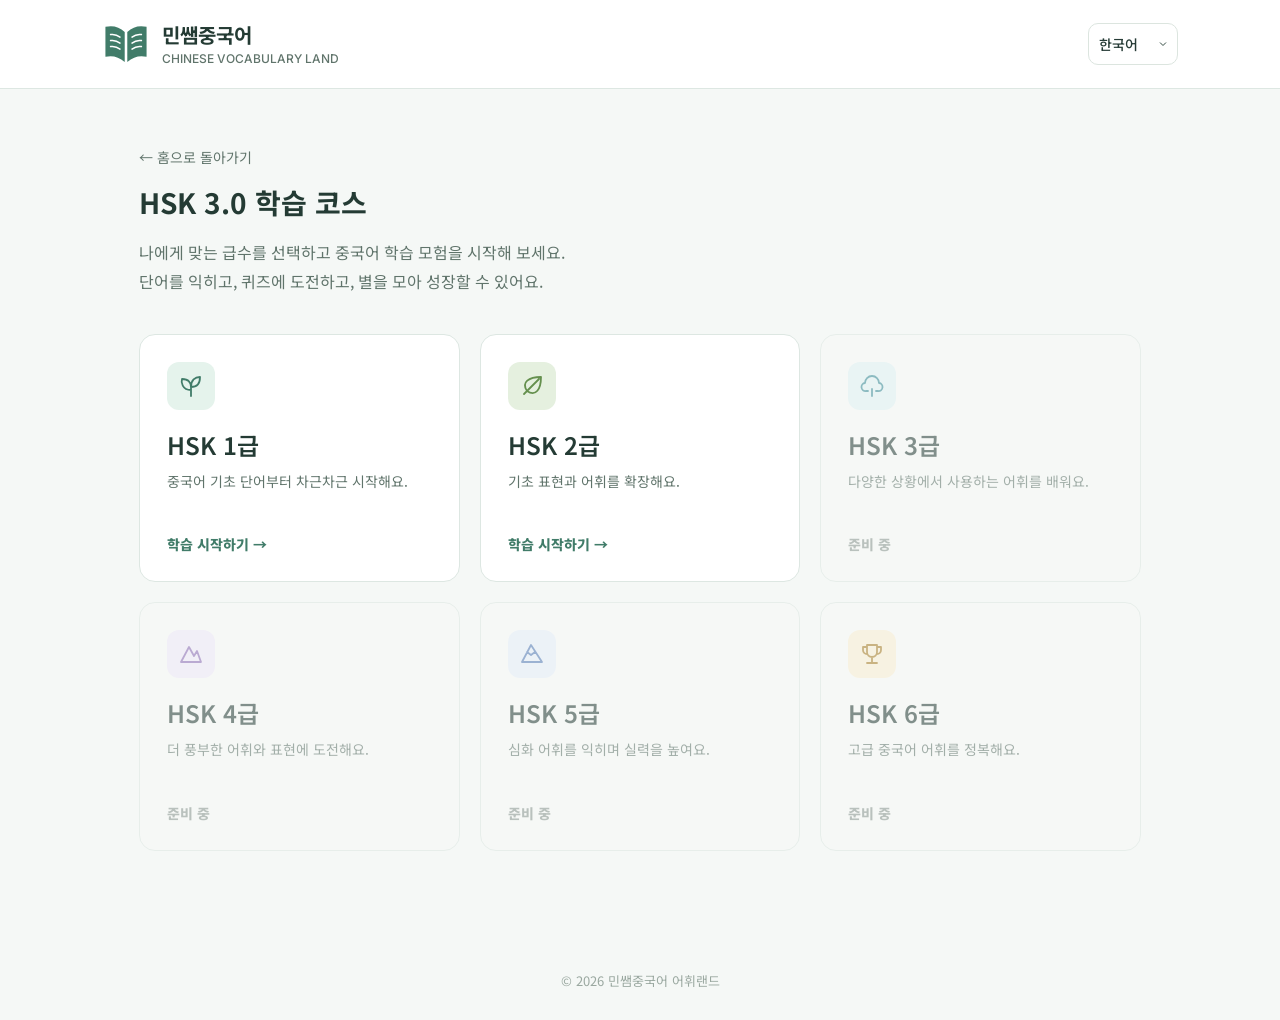
<file: hsk.html>
<!DOCTYPE html>
<html lang="ko">
<head>
<meta charset="UTF-8">
<meta name="viewport" content="width=device-width, initial-scale=1">
<title>HSK 3.0 | 민쌤중국어 어휘랜드</title>
<style>
:root {
  --primary:#0F766E;
  --background:#FFFCF7;
  --text:#263B36;
  --muted:#788982;
}
* {box-sizing:border-box}
body {
  margin:0;
  background:var(--background);
  color:var(--text);
  font-family:-apple-system,BlinkMacSystemFont,
    "Noto Sans KR",sans-serif;
}
header {
  background:white;
  border-bottom:1px solid #E8EEEA;
  padding:20px 8%;
  display:flex;
  align-items:center;
  justify-content:space-between;
  gap:15px;
}
header a {
  color:var(--primary);
  text-decoration:none;
  font-size:20px;
  font-weight:800;
}
.language-select {
  border:1px solid #DCE8E2;
  background:white;
  color:var(--text);
  border-radius:10px;
  padding:10px 12px;
  font-size:13px;
  font-weight:700;
  cursor:pointer;
  flex-shrink:0;
}
.language-select:focus-visible {
  outline:3px solid #8BCDBD;
  outline-offset:2px;
}
main {
  max-width:1050px;
  margin:auto;
  padding:55px 24px 90px;
}
.back {
  color:var(--muted);
  text-decoration:none;
  font-size:14px;
}
.eyebrow {
  color:var(--primary);
  font-size:13px;
  font-weight:800;
  letter-spacing:2px;
  margin-top:45px;
}
h1 {
  font-size:clamp(32px,5vw,46px);
  margin:14px 0;
}
.intro {
  color:var(--muted);
  line-height:1.8;
}
.grid {
  display:grid;
  grid-template-columns:repeat(3,1fr);
  gap:20px;
  margin-top:38px;
}
.card {
  display:flex;
  flex-direction:column;
  min-height:245px;
  padding:27px;
  background:white;
  border:1px solid #E2EBE6;
  border-radius:23px;
  text-decoration:none;
  color:inherit;
  transition:transform .2s,border-color .2s;
}
.card.active:hover {
  transform:translateY(-5px);
  border-color:var(--primary);
}
.icon {
  font-size:37px;
  margin-bottom:17px;
}
.card h2 {
  font-size:24px;
  margin:0 0 8px;
}
.card p {
  color:var(--muted);
  font-size:14px;
  line-height:1.6;
  margin:0;
}
.status {
  margin-top:auto;
  padding-top:20px;
  font-size:14px;
  font-weight:800;
  color:var(--primary);
}
.locked {
  opacity:.55;
  background:#F8F9F7;
}
.locked .status {color:#89958F}
footer {
  text-align:center;
  padding:30px;
  color:#9AA8A0;
  font-size:13px;
}
@media(max-width:720px) {
  .grid {grid-template-columns:repeat(2,1fr)}
}
@media(max-width:460px) {
  .grid {grid-template-columns:1fr}
  main {padding:35px 20px}
  .card {min-height:205px}
  header {
    padding:16px 20px;
  }
  header a {
    font-size:15px;
  }
  .language-select {
    font-size:12px;
    padding:9px;
  }
}
</style>
<link rel="stylesheet" href="language.css?v=20261125b">
<link rel="stylesheet" href="ui.css?v=hsk2-1">
<script defer src="icons.js"></script>
<link rel="stylesheet" href="bilingual-layout.css?v=2">
</head>
<body>

<header>
  <a href="index.html" id="brand" data-i18n-ignore="true"><svg class="brand-book" viewBox="0 0 56 56" aria-hidden="true"><path d="M4 8 Q17 5 26.5 14 L26.5 49 Q16 40 4 43 Z M52 8 Q39 5 29.5 14 L29.5 49 Q40 40 52 43 Z" fill="#417C69"/><path d="M10 17 Q16 16 21 20 M10 24 Q16 23 21 27 M10 31 Q16 30 21 34 M35 20 Q40 16 46 17 M35 27 Q40 23 46 24 M35 34 Q40 30 46 31" fill="none" stroke="#FFFFFF" stroke-width="1.7" stroke-linecap="round"/></svg><span class="brand-copy"><span class="brand-ko" lang="ko">민쌤중국어</span><span class="brand-en" lang="en">CHINESE VOCABULARY LAND</span></span></a>

  <select
    id="minssemLanguage"
    class="language-select"
    aria-label="Language / 언어"
  >
    <option value="ko">한국어</option>
    <option value="en">English</option>
  </select>
</header>

<main>
  <a class="back" href="index.html" id="backLink">
    ← 홈으로 돌아가기
  </a>

  
  <h1 id="pageTitle">HSK 3.0 학습 코스</h1>
  <p class="intro" id="pageIntro">
    나에게 맞는 급수를 선택하고 중국어 학습 모험을 시작해 보세요.<br>
    단어를 익히고, 퀴즈에 도전하고, 별을 모아 성장할 수 있어요.
  </p>

  <div class="grid">
    <a class="card active" href="hsk1.html">
      <div class="icon">🌱</div>
      <h2 id="level1">HSK 1급</h2>
      <p id="desc1">중국어 기초 단어부터 차근차근 시작해요.</p>
      <div class="status" id="status1">학습 시작하기 →</div>
    </a>

    <a class="card active" href="hsk2.html">
      <div class="icon">🌿</div>
      <h2 id="level2">HSK 2급</h2>
      <p id="desc2">기초 표현과 어휘를 확장해요.</p>
      <div class="status" id="status2">학습 시작하기 →</div>
    </a>

    <div class="card locked">
      <div class="icon">🌳</div>
      <h2 id="level3">HSK 3급</h2>
      <p id="desc3">다양한 상황에서 사용하는 어휘를 배워요.</p>
      <div class="status coming-soon">준비 중</div>
    </div>

    <div class="card locked">
      <div class="icon">⛰️</div>
      <h2 id="level4">HSK 4급</h2>
      <p id="desc4">더 풍부한 어휘와 표현에 도전해요.</p>
      <div class="status coming-soon">준비 중</div>
    </div>

    <div class="card locked">
      <div class="icon">🏔️</div>
      <h2 id="level5">HSK 5급</h2>
      <p id="desc5">심화 어휘를 익히며 실력을 높여요.</p>
      <div class="status coming-soon">준비 중</div>
    </div>

    <div class="card locked">
      <div class="icon">🏆</div>
      <h2 id="level6">HSK 6급</h2>
      <p id="desc6">고급 중국어 어휘를 정복해요.</p>
      <div class="status coming-soon">준비 중</div>
    </div>
  </div>
</main>

<footer id="footer">
  © 2026 민쌤중국어 어휘랜드
</footer>

<script>
"use strict";

const LANGUAGE_KEY = "minssem-language";

const translations = {
  ko: {
    brand: "✦ 민쌤중국어 어휘랜드",
    backLink: "← 홈으로 돌아가기",
    pageTitle: "HSK 3.0 학습 코스",
    pageIntro:
      "나에게 맞는 급수를 선택하고 중국어 학습 모험을 시작해 보세요.<br>" +
      "단어를 익히고, 퀴즈에 도전하고, 별을 모아 성장할 수 있어요.",
    level: n => `HSK ${n}급`,
    descriptions: [
      "중국어 기초 단어부터 차근차근 시작해요.",
      "기초 표현과 어휘를 확장해요.",
      "다양한 상황에서 사용하는 어휘를 배워요.",
      "더 풍부한 어휘와 표현에 도전해요.",
      "심화 어휘를 익히며 실력을 높여요.",
      "고급 중국어 어휘를 정복해요."
    ],
    start: "학습 시작하기 →",
    comingSoon: "준비 중",
    footer: "© 2026 민쌤중국어 어휘랜드"
  },

  en: {
    brand: "✦ Min's Chinese Vocabulary Land",
    backLink: "← Back to Home",
    pageTitle: "HSK 3.0 Learning Courses",
    pageIntro:
      "Choose your HSK level and begin your Chinese learning adventure.<br>" +
      "Learn vocabulary, take quizzes, collect stars, and grow your skills.",
    level: n => `HSK Level ${n}`,
    descriptions: [
      "Start step by step with essential Chinese vocabulary.",
      "Expand your basic expressions and vocabulary.",
      "Learn vocabulary for a variety of everyday situations.",
      "Challenge yourself with richer vocabulary and expressions.",
      "Build your skills with more advanced vocabulary.",
      "Master advanced Chinese vocabulary."
    ],
    start: "Start Learning →",
    comingSoon: "Coming Soon",
    footer: "© 2026 Min's Chinese Vocabulary Land"
  }
};

function getSavedLanguage() {
  try {
    return localStorage.getItem(LANGUAGE_KEY) === "en"
      ? "en"
      : "ko";
  } catch (error) {
    return "ko";
  }
}

function setLanguage(language) {
  const selected = language === "en" ? "en" : "ko";
  const t = translations[selected];

  document.documentElement.lang = selected;
    document.title = selected === "en" ? "HSK 3.0 | Min’s Chinese Vocabulary Land" : "HSK 3.0 | 민쌤중국어 어휘랜드";
  document.getElementById("minssemLanguage").value = selected;


  document.getElementById("backLink").textContent = t.backLink;
  document.getElementById("pageTitle").textContent = t.pageTitle;
  document.getElementById("pageIntro").innerHTML = t.pageIntro;
  document.getElementById("status1").textContent = t.start;
  document.getElementById("status2").textContent = t.start;
  document.getElementById("footer").textContent = t.footer;

  for (let n = 1; n <= 6; n++) {
    document.getElementById(`level${n}`).textContent = t.level(n);
    document.getElementById(`desc${n}`).textContent =
      t.descriptions[n - 1];
  }

  document.querySelectorAll(".coming-soon").forEach(element => {
    element.textContent = t.comingSoon;
  });

  try {
    localStorage.setItem(LANGUAGE_KEY, selected);
  } catch (error) {
    // Keep the language active on this page.
  }
}

document.getElementById("minssemLanguage")
  .addEventListener("change", function () {
    setLanguage(this.value);
  });

setLanguage(getSavedLanguage());
</script>

</body>
</html>
</file>
<file: language.css>
select#language,select#lang,select#languageSelect,select#minssemLanguage{appearance:none!important;-webkit-appearance:none!important;box-sizing:border-box!important;width:90px!important;min-width:90px!important;max-width:90px!important;height:42px!important;flex:0 0 90px!important;padding:0 23px 0 10px!important;border:1px solid #dce5df!important;border-radius:10px!important;background:white url("data:image/svg+xml,%3Csvg xmlns='http://www.w3.org/2000/svg' width='12' height='12' viewBox='0 0 24 24' fill='none' stroke='%23334b43' stroke-width='2'%3E%3Cpath d='m6 9 6 6 6-6'/%3E%3C/svg%3E") no-repeat right 8px center!important;color:#263b36!important;font-family:inherit!important;font-size:14px!important;font-weight:500!important;line-height:normal!important;cursor:pointer}select:focus-visible{outline:2px solid #0f766e;outline-offset:2px}
</file>
<file: ui.css>
@import url('https://fonts.googleapis.com/css2?family=Noto+Sans:wght@400&family=Inter:wght@400;500;600;700;800&family=Noto+Sans+KR:wght@400;500;600;700;800&family=Noto+Sans+SC:wght@400;500;600;700&display=swap');
:root{--ui-primary:#417c69;--ui-text:#243b34;--ui-muted:#60746b;--ui-bg:#f5f8f6;--ui-line:#dde7e2;--ui-gold:#d4a044;--ui-font:Inter,'Noto Sans KR','Noto Sans SC',sans-serif;--teal:var(--ui-primary);--primary:var(--ui-primary);--dark:var(--ui-text);--text:var(--ui-text);--muted:var(--ui-muted);--line:var(--ui-line);--bg:var(--ui-bg);--background:var(--ui-bg);--gold:var(--ui-gold)}
html[lang=ko]{--ui-font:'Noto Sans KR',Inter,'Noto Sans SC',sans-serif}html[lang=en]{--ui-font:Inter,'Noto Sans KR','Noto Sans SC',sans-serif}
body{font-family:var(--ui-font)!important;background:var(--ui-bg)!important;color:var(--ui-text)}button,input,select,textarea{font-family:inherit!important}h1{font-size:clamp(24px,5vw,28px);font-weight:700}h2{font-weight:600} .hanzi,.flash-hanzi,.quiz-hanzi,.quiz-option-hanzi,.review-hanzi,.quiz-answer-word,.word,[lang=zh-CN]{font-family:'Noto Sans SC',sans-serif!important}.pinyin,.flash-pinyin,.review-pinyin{font-family:Inter,sans-serif!important}
.card,.word-card,.stage-choice{border-radius:16px;border-color:var(--ui-line)}button,input,select,textarea,.auth-button{border-radius:10px}button:focus-visible,a:focus-visible,input:focus-visible,select:focus-visible{outline:3px solid #8bcdbd;outline-offset:2px}button:disabled{cursor:not-allowed}header,.topbar{border-bottom-color:var(--ui-line)}.stage-choice-icon,.course-icon,.icon,.mode-icon{border-radius:12px}.stage-choice-icon{width:48px;height:48px}.stage-choice-title{font-weight:600}.stage-choice-description{font-size:13px}.stage-group-heading{font-size:18px;font-weight:600}.stage-choices{display:grid;grid-template-columns:repeat(2,minmax(0,1fr));gap:12px}.stage-group-heading,.stage-choice-pending,#chooseQuizBtn{grid-column:1/-1}#chooseVocabBtn,#chooseFlashBtn{flex-direction:column;align-items:flex-start;gap:10px;position:relative}#chooseVocabBtn .stage-choice-arrow,#chooseFlashBtn .stage-choice-arrow{position:absolute;right:12px;top:24px}.ui-icon{display:inline-block;width:1.15em;height:1.15em;vertical-align:-.2em;flex-shrink:0;stroke:currentColor;fill:none;stroke-width:1.8;stroke-linecap:round;stroke-linejoin:round}.stage-choice-icon .ui-icon,.course-icon .ui-icon,.icon .ui-icon,.mode-icon .ui-icon{width:24px;height:24px}.ui-tone{background:var(--icon-bg)!important;color:var(--icon-fg)!important}.stage-choice-pending .ui-tone{background:#e9eeeb!important;color:#687b72!important}@media(max-width:520px){.stage-choices{grid-template-columns:1fr}#chooseVocabBtn,#chooseFlashBtn{flex-direction:row;align-items:center}#chooseVocabBtn .stage-choice-arrow,#chooseFlashBtn .stage-choice-arrow{position:static}header,.topbar{gap:8px}.topbar{padding-inline:14px}.stage-choice{min-width:0}}

/* Fixed-size icon tiles and fixed bilingual brand */
.course-icon,.icon,.stage-choice-icon,.mode-icon{display:inline-flex!important;align-items:center!important;justify-content:center!important;width:48px!important;height:48px!important;min-width:48px!important;max-width:48px!important;min-height:48px!important;max-height:48px!important;flex:0 0 48px!important;align-self:flex-start;box-sizing:border-box;padding:0!important;line-height:1!important;border-radius:12px!important}
.course-icon .ui-icon,.icon .ui-icon,.stage-choice-icon .ui-icon,.mode-icon .ui-icon{display:block;width:24px;height:24px;flex:none;vertical-align:middle}
header .brand,header #brand{display:inline-flex!important;align-items:center;gap:12px;min-width:0;text-decoration:none;background:none!important;color:#243b34;line-height:1.25;flex-shrink:1}
.brand-book{display:block;width:48px;height:48px;flex:0 0 48px;background:none!important}.brand-copy{display:flex;flex-direction:column;gap:4px;min-width:0}.brand-ko{font-family:'Noto Sans KR',sans-serif!important;font-size:20px;font-weight:700}.brand-en{font-family:Inter,sans-serif!important;font-size:12px;font-weight:500;color:#60746b;letter-spacing:0;white-space:normal}
#heroTitle{font-size:clamp(30px,4vw,44px);line-height:1.25}
@media(max-width:520px){header .brand,header #brand{gap:8px}.brand-book{width:36px;height:36px;flex-basis:36px}.brand-ko{font-size:16px}.brand-en{font-size:9px}.brand-copy{gap:2px}}

/* Word Match */
#chooseQuizBtn{grid-column:auto}#chooseQuizBtn,#chooseMatchBtn{flex-direction:column;align-items:flex-start;position:relative;gap:10px}#chooseQuizBtn .stage-choice-arrow,#chooseMatchBtn .stage-choice-arrow{position:absolute;right:12px;top:24px}.wm-panel{background:white;border:1px solid var(--ui-line);border-radius:16px;padding:20px;display:grid;gap:16px}.wm-panel[hidden],#wordMatchSection[hidden],#wmNext[hidden],#wmClock[hidden]{display:none!important}.wm-meta{display:flex;justify-content:space-between;gap:8px;flex-wrap:wrap;color:var(--ui-muted);font-size:14px}.wm-grid{display:grid;grid-template-columns:1fr 1fr;gap:12px}.wm-grid>div{display:grid;gap:10px;grid-auto-rows: minmax(76px,1fr)}.wm-tile{border:1px solid var(--ui-line);background:white;color:var(--ui-text);border-radius:12px;padding:10px;display:flex;flex-direction:column;align-items:center;justify-content:center;gap:4px;overflow-wrap:anywhere;font-size:15px}.wm-hanzi{font-size:26px}.wm-tile small{color:var(--ui-muted)}.wm-tile.wm-selected{background:#fcebdd;border-color:#c47d48}.wm-tile.wm-correct{background:#e5f3ec;border-color:#29966b;color:#246d50;opacity:1}.wm-action{min-height:48px;background:var(--ui-primary);color:white;border:0;border-radius:10px;padding:12px;font-weight:600}#wmFeedback{text-align:center;color:var(--ui-muted);margin:0}#wmBar{background:#c47d48}@media(max-width:520px){#chooseQuizBtn,#chooseMatchBtn{flex-direction:row;align-items:center}#chooseQuizBtn .stage-choice-arrow,#chooseMatchBtn .stage-choice-arrow{position:static}.wm-panel{padding:12px}.wm-grid{gap:8px}.wm-tile{padding:6px}}

#wmModes[hidden]{display:none!important}
#chooseListeningBtn{flex-direction:column;align-items:flex-start;position:relative;gap:10px}#chooseListeningBtn .stage-choice-arrow{position:absolute;right:12px;top:24px}#listeningSection [hidden],#listeningSection[hidden]{display:none!important}.lq-audio{text-align:center}.lq-audio button{width:88px;height:88px;border:0;border-radius:50%;background:#e0f2f4;color:#388a96}.lq-audio svg{width:36px;height:36px}#lqOptions{display:grid;grid-template-columns:repeat(2,minmax(0,1fr));gap:12px}#lqOptions button{min-height:64px;padding:12px;background:white;border:1px solid var(--ui-line);color:var(--ui-text);overflow-wrap:anywhere}#lqOptions .lq-correct{background:#e5f3ec;border-color:#29966b}#lqOptions .lq-wrong{background:#fce5e5;border-color:#d65c5c}#lqFeedback{line-height:1.7}#lqBar{background:#388a96}@media(max-width:520px){#chooseListeningBtn{flex-direction:row;align-items:center}#chooseListeningBtn .stage-choice-arrow{position:static}}
/* Character Builder */
#chooseBuilderBtn{flex-direction:column;align-items:flex-start;position:relative;gap:10px}#chooseBuilderBtn .stage-choice-arrow{position:absolute;right:12px;top:24px}#builderSection[hidden],#builderSection [hidden]{display:none!important}.cb-prompt{text-align:center}.cb-prompt h2{font-size:28px;margin:8px 0}.cb-prompt p{color:var(--ui-muted)}#cbSlots,#cbOptions{display:flex;flex-wrap:wrap;justify-content:center;gap:10px}#cbSlots button,#cbOptions button{width:58px;height:58px;border:1px solid var(--ui-line);background:white;color:var(--ui-text);font-family:'Noto Sans SC',sans-serif!important;font-size:28px}#cbSlots button{background:#f5f8f6;border:2px solid #b6cdc2}#cbOptions button:disabled{opacity:.45}#cbClear{min-height:44px;background:white;border:1px solid var(--ui-line);color:var(--ui-text)}#cbCheck:disabled{opacity:.5}#cbBar{background:#687bb8}#cbFeedback:empty{display:none}#cbFeedback{padding:12px;border-radius:10px;line-height:1.7}.cb-correct{background:#e5f3ec;color:#246d50}.cb-wrong{background:#fce5e5;color:#a63d3d}@media(max-width:520px){#chooseBuilderBtn{flex-direction:row;align-items:center}#chooseBuilderBtn .stage-choice-arrow{position:static}}

/* Pinyin: keep Latin tone marks in one font, independent of UI language. */
.pinyin,.flash-pinyin,.review-pinyin,.pinyin-inline,#cbPinyin{font-family:"Noto Sans",Arial,sans-serif!important;font-weight:400!important;letter-spacing:normal!important;line-height:1.5!important;font-style:normal;font-variant:normal;text-transform:none;font-synthesis:none;}

.course-picker{display:flex;justify-content:flex-end;margin:0 0 20px;font-size:1rem}.course-picker select{font:inherit;padding:8px 16px;border:1px solid #c7ddd2;border-radius:10px;background:white;color:#285e49}
.review-meaning,.vocab-meaning{overflow-wrap:anywhere}
</file>
<file: bilingual-layout.css>
/* Shared bilingual geometry. Reserve space; never truncate translated text. */
:root{--language-width:90px;--control-height:42px;--copy-line:1.5}
select:is(#language,#lang,#languageSelect,#minssemLanguage){flex:0 0 var(--language-width)!important;inline-size:var(--language-width)!important;min-inline-size:var(--language-width)!important;max-inline-size:var(--language-width)!important;block-size:var(--control-height)!important;min-block-size:var(--control-height)!important;max-block-size:var(--control-height)!important;align-self:center;letter-spacing:normal}
.auth-button,#logout{box-sizing:border-box;min-width:90px;min-height:42px;text-align:center;white-space:nowrap;display:inline-flex;align-items:center;justify-content:center;padding-inline:12px}
#logout.hidden{display:none}.auth-link{min-width:116px;text-align:center;white-space:normal;line-height:1.5}.auth-area,.header-right{align-items:center}.topbar .exit{flex:0 0 72px;white-space:nowrap}.topbar #minssemLanguage{flex:0 0 90px!important}
#heroTitle{line-height:1.25;min-height:2.5em;overflow-wrap:break-word}#heroIntro{line-height:1.8;min-height:3.6em}.courses{align-items:stretch}.course{display:flex;flex-direction:column;min-width:0;box-sizing:border-box;min-height:0}.course h3{line-height:1.5;min-height:1.5em}.course p{line-height:1.6;min-height:3.2em;overflow-wrap:break-word}.course a,.course .coming-soon{margin-top:auto}.grid>.card{min-width:0}.grid>.card p{overflow-wrap:break-word;min-height:3.2em}
.stage-choices,.mode-cards{align-items:stretch;grid-auto-rows:auto}.stage-choice{min-width:0;box-sizing:border-box}.stage-choice-copy{width:100%;min-width:0}.stage-choice-title{font-size:16px;line-height:1.5;min-height:1.5em}.stage-choice-description{font-size:13px;line-height:1.5;min-height:3em;overflow-wrap:break-word}.stage-choice-pending .stage-choice-description{min-height:1.5em}.mode-card{min-height:0;box-sizing:border-box}.mode-title{line-height:1.5;min-height:1.5em}.mode-time{line-height:1.5;min-height:1.5em}.mode-detail{line-height:1.6;min-height:3.2em}.mode-description{min-height:3.2em;line-height:1.6}.mode-card .mode-icon{flex-shrink:0}
.quiz-options,#lqOptions{grid-auto-rows:1fr;align-items:stretch}.quiz-option,#lqOptions button,.wm-tile{min-width:0;overflow-wrap:break-word;line-height:1.5}.quiz-option-en,.quiz-option-ko{line-height:1.5}.quiz-instruction{min-height:1.5em;line-height:1.5}.quiz-answer-meaning,.review-meaning{line-height:1.5;overflow-wrap:break-word}.review-item{min-height:84px;box-sizing:border-box}.review-sound,.quiz-answer-audio{flex-shrink:0}.area-description{min-height:1.5em;line-height:1.5}.area-button,.area-finish button{min-height:48px;line-height:1.5}.detail-tabs{display:grid!important;grid-template-columns:repeat(4,minmax(0,1fr))}.detail-tabs button{min-height:48px;white-space:normal;overflow-wrap:break-word;line-height:1.5}.manage-actions button{min-height:42px;min-width:84px;line-height:1.5}.table-wrap{overflow-x:auto}.table-wrap th,.table-wrap td{line-height:1.5}.wm-meta{font-variant-numeric:tabular-nums}.timer-value{font-variant-numeric:tabular-nums}
@media(max-width:700px){.course{min-height:0}.auth-link{min-width:0}.detail-tabs{grid-template-columns:repeat(2,minmax(0,1fr))}.header-right,.auth-area{gap:8px}}
@media(max-width:520px){.stage-choice-copy{width:auto}.mode-card{min-height:0}.topbar .exit{flex-basis:52px}.stage-choice-description{min-height:1.5em}.mode-description{min-height:3.2em}.review-item{min-height:76px}.auth-button,#logout{min-width:80px}}

/* Compact role-specific cards and consistent header spacing. */
.topbar{column-gap:16px}.topbar #minssemLanguage{margin-right:0!important}.topbar .top-link,.topbar .exit{display:inline-flex;align-items:center;justify-content:center;min-height:42px;white-space:nowrap;flex-shrink:0}.topbar .top-link{width:150px;gap:8px}.topbar .top-link::before{content:"←";font-size:16px}.topbar .exit{flex:0 0 72px}.header-right,.auth-area{gap:16px}
#chooseVocabBtn,#chooseFlashBtn{min-height:140px;padding:16px;gap:8px;justify-content:flex-start}#chooseVocabBtn .stage-choice-copy,#chooseFlashBtn .stage-choice-copy{flex:0 0 auto}#chooseVocabBtn .stage-choice-description,#chooseFlashBtn .stage-choice-description{min-height:3em}
#chooseQuizBtn,#chooseMatchBtn,#chooseListeningBtn,#chooseBuilderBtn{min-height:176px;padding:16px;gap:8px}#chooseAssessmentBtn{grid-column:1/-1;display:flex;flex-direction:row;align-items:center;min-height:84px;padding:16px;gap:12px}#chooseAssessmentBtn .stage-choice-copy{flex:1;width:auto}#chooseAssessmentBtn .stage-choice-description{min-height:1.5em}#chooseAssessmentBtn .stage-choice-arrow{position:static;flex:none}
@media(max-width:700px){.topbar,.header-right,.auth-area{gap:8px}.topbar .top-link{width:auto;min-width:0;font-size:12px;gap:4px}}
@media(max-width:520px){#chooseVocabBtn,#chooseFlashBtn{min-height:84px;gap:12px}#chooseVocabBtn .stage-choice-copy,#chooseFlashBtn .stage-choice-copy{flex:1}#chooseVocabBtn .stage-choice-description,#chooseFlashBtn .stage-choice-description{min-height:1.5em}#chooseQuizBtn,#chooseMatchBtn,#chooseListeningBtn,#chooseBuilderBtn{min-height:0}.topbar .exit{flex-basis:52px}.topbar .top-link{white-space:normal;text-align:center}.topbar .brand{min-width:0}.topbar .brand-en{overflow-wrap:anywhere}}
</file>
